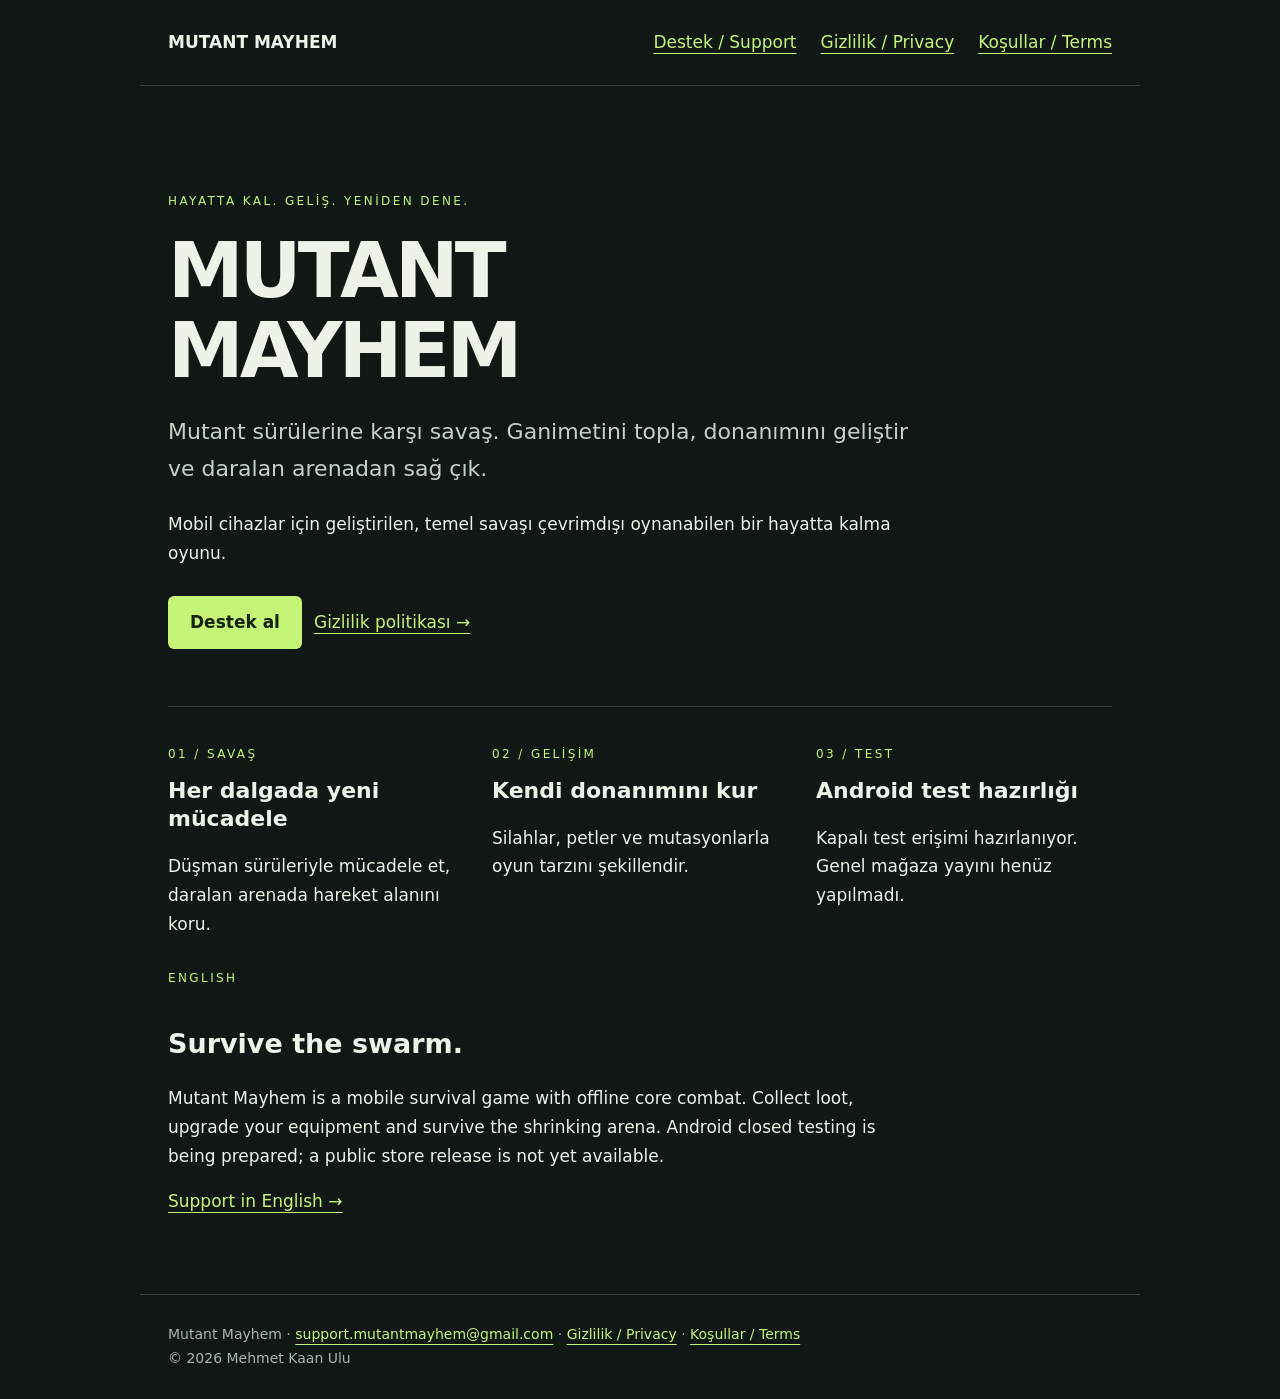
<file: index.html>
<!doctype html><html lang="tr"><head><meta charset="utf-8"><meta name="viewport" content="width=device-width,initial-scale=1"><meta name="referrer" content="no-referrer"><meta http-equiv="Content-Security-Policy" content="default-src 'none'; style-src 'self'; img-src 'self'; base-uri 'none'; form-action 'none'"><meta name="description" content="Mutant Mayhem resmi oyun, destek ve gizlilik sitesi."><title>Ana sayfa · Mutant Mayhem</title><link rel="stylesheet" href="site.css"></head><body><nav aria-label="Ana menü"><a href="index.html">MUTANT MAYHEM</a><a href="support.html">Destek / Support</a><a href="privacy.html">Gizlilik / Privacy</a><a href="terms.html">Koşullar / Terms</a></nav><main><div class="hero"><p class="eyebrow">Hayatta kal. Geliş. Yeniden dene.</p><h1>MUTANT<br>MAYHEM</h1><p class="lead">Mutant sürülerine karşı savaş. Ganimetini topla, donanımını geliştir ve daralan arenadan sağ çık.</p><p>Mobil cihazlar için geliştirilen, temel savaşı çevrimdışı oynanabilen bir hayatta kalma oyunu.</p><a class="button" href="support.html">Destek al</a><a href="privacy.html">Gizlilik politikası →</a></div><div class="grid"><div><p class="eyebrow">01 / Savaş</p><h2>Her dalgada yeni mücadele</h2><p>Düşman sürüleriyle mücadele et, daralan arenada hareket alanını koru.</p></div><div><p class="eyebrow">02 / Gelişim</p><h2>Kendi donanımını kur</h2><p>Silahlar, petler ve mutasyonlarla oyun tarzını şekillendir.</p></div><div><p class="eyebrow">03 / Test</p><h2>Android test hazırlığı</h2><p>Kapalı test erişimi hazırlanıyor. Genel mağaza yayını henüz yapılmadı.</p></div></div><section lang="en"><p class="eyebrow">English</p><h2>Survive the swarm.</h2><p>Mutant Mayhem is a mobile survival game with offline core combat. Collect loot, upgrade your equipment and survive the shrinking arena. Android closed testing is being prepared; a public store release is not yet available.</p><a href="support.html#en">Support in English →</a></section></main><footer>Mutant Mayhem · <a class="email" href="mailto:support.mutantmayhem@gmail.com">support.mutantmayhem@gmail.com</a> · <a href="privacy.html">Gizlilik / Privacy</a> · <a href="terms.html">Koşullar / Terms</a><br>© 2026 Mehmet Kaan Ulu</footer></body></html>
</file>
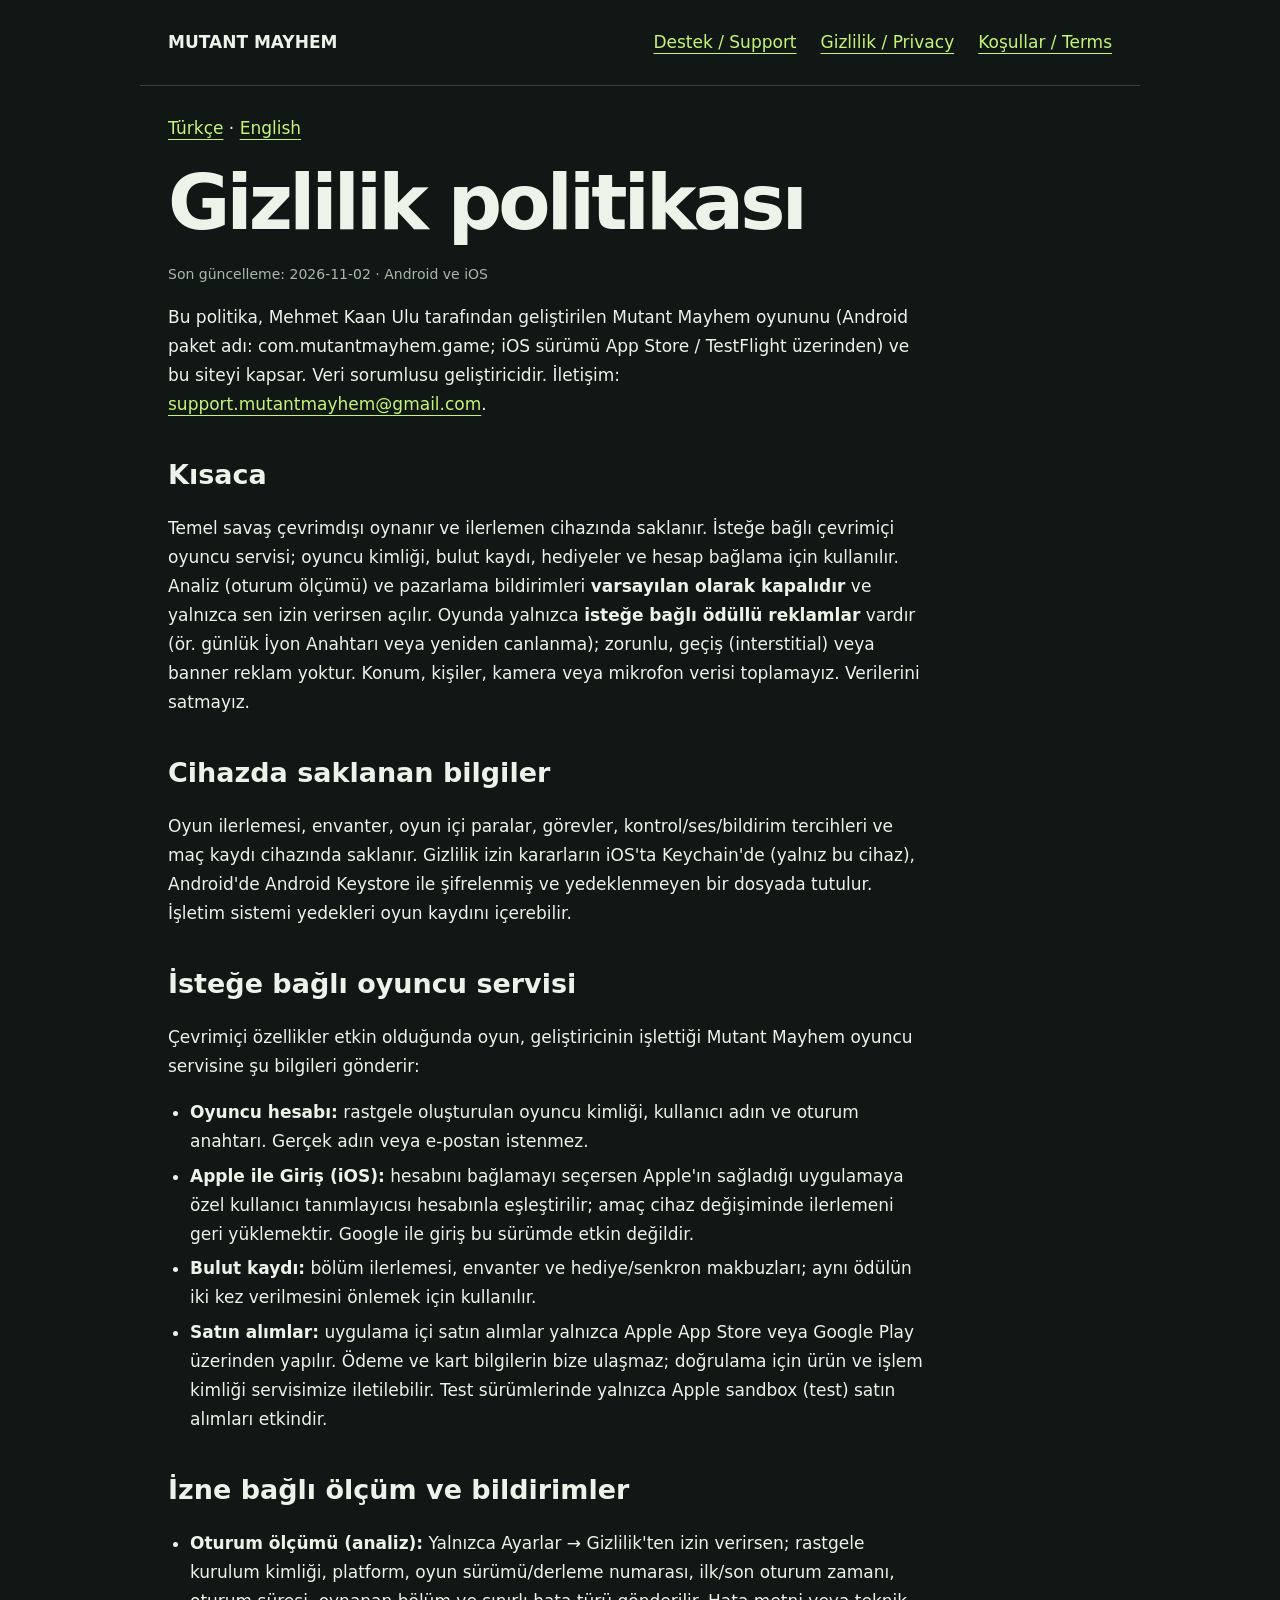
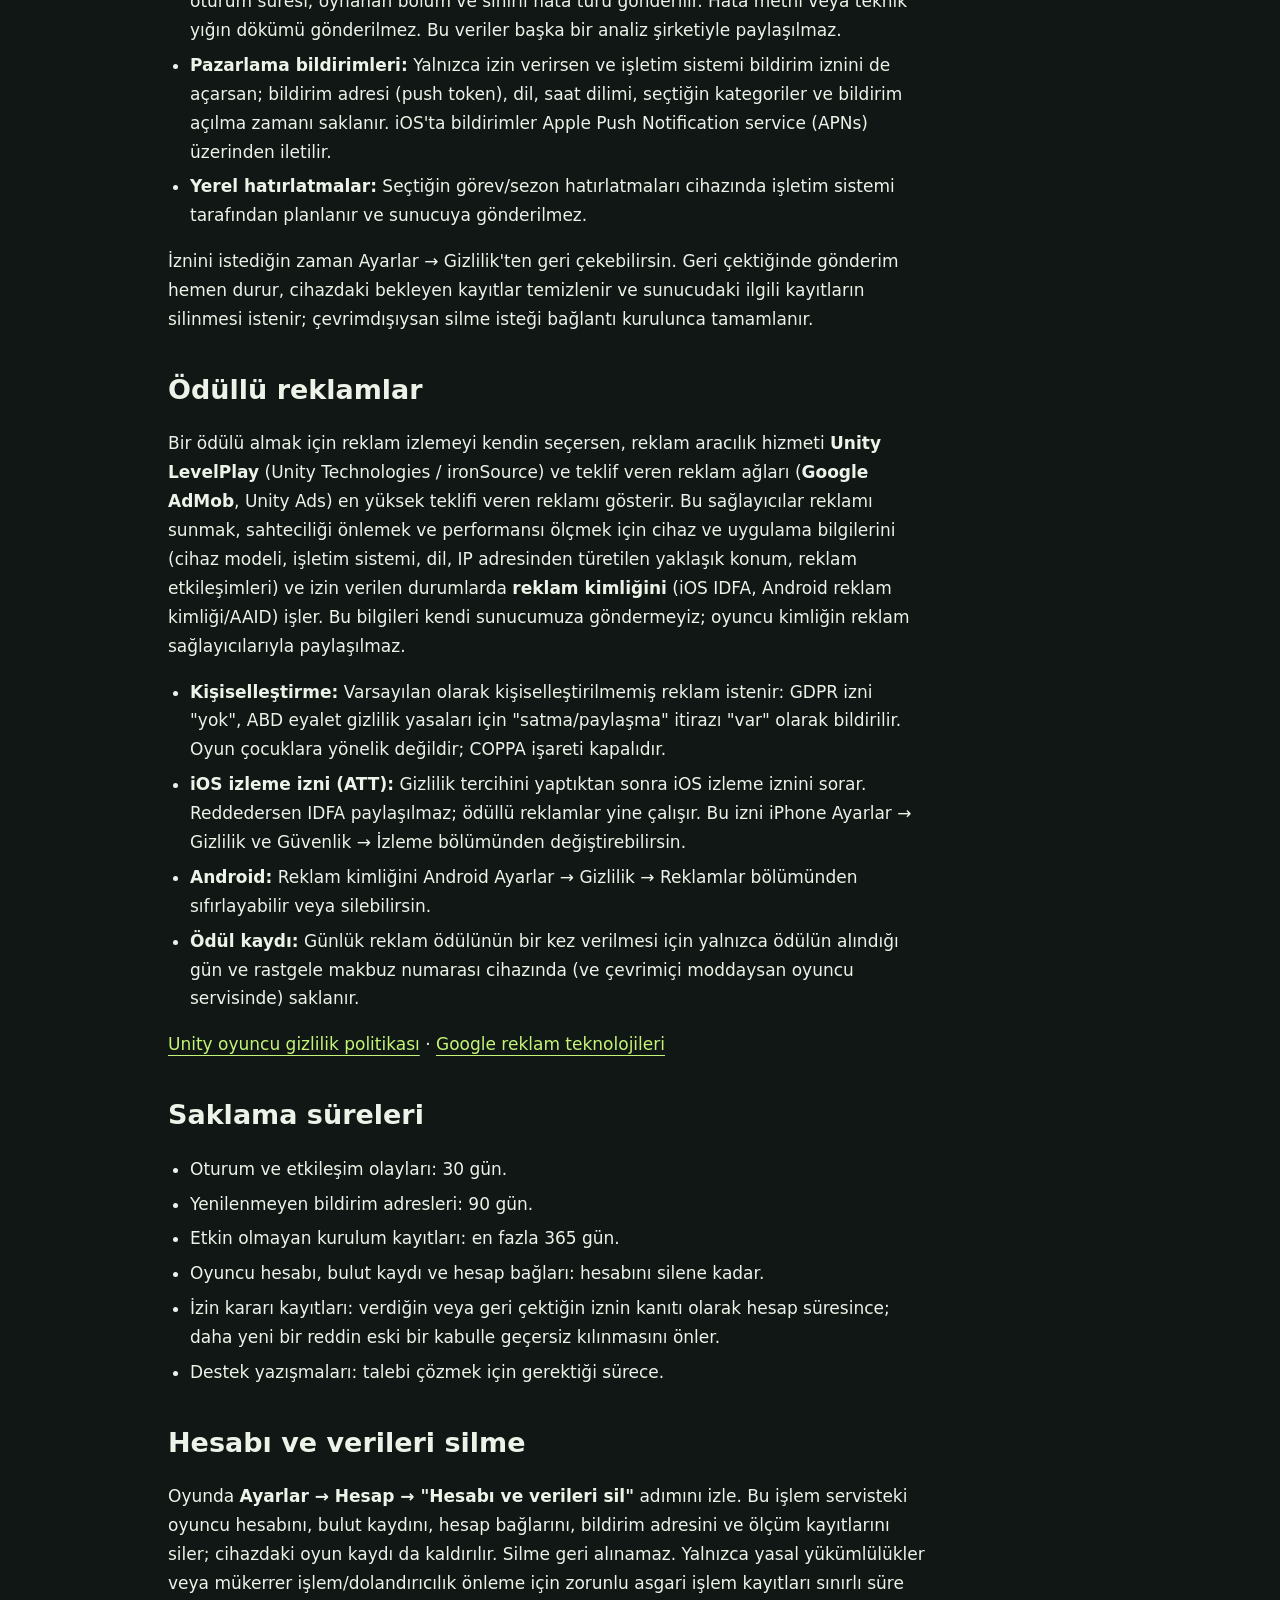
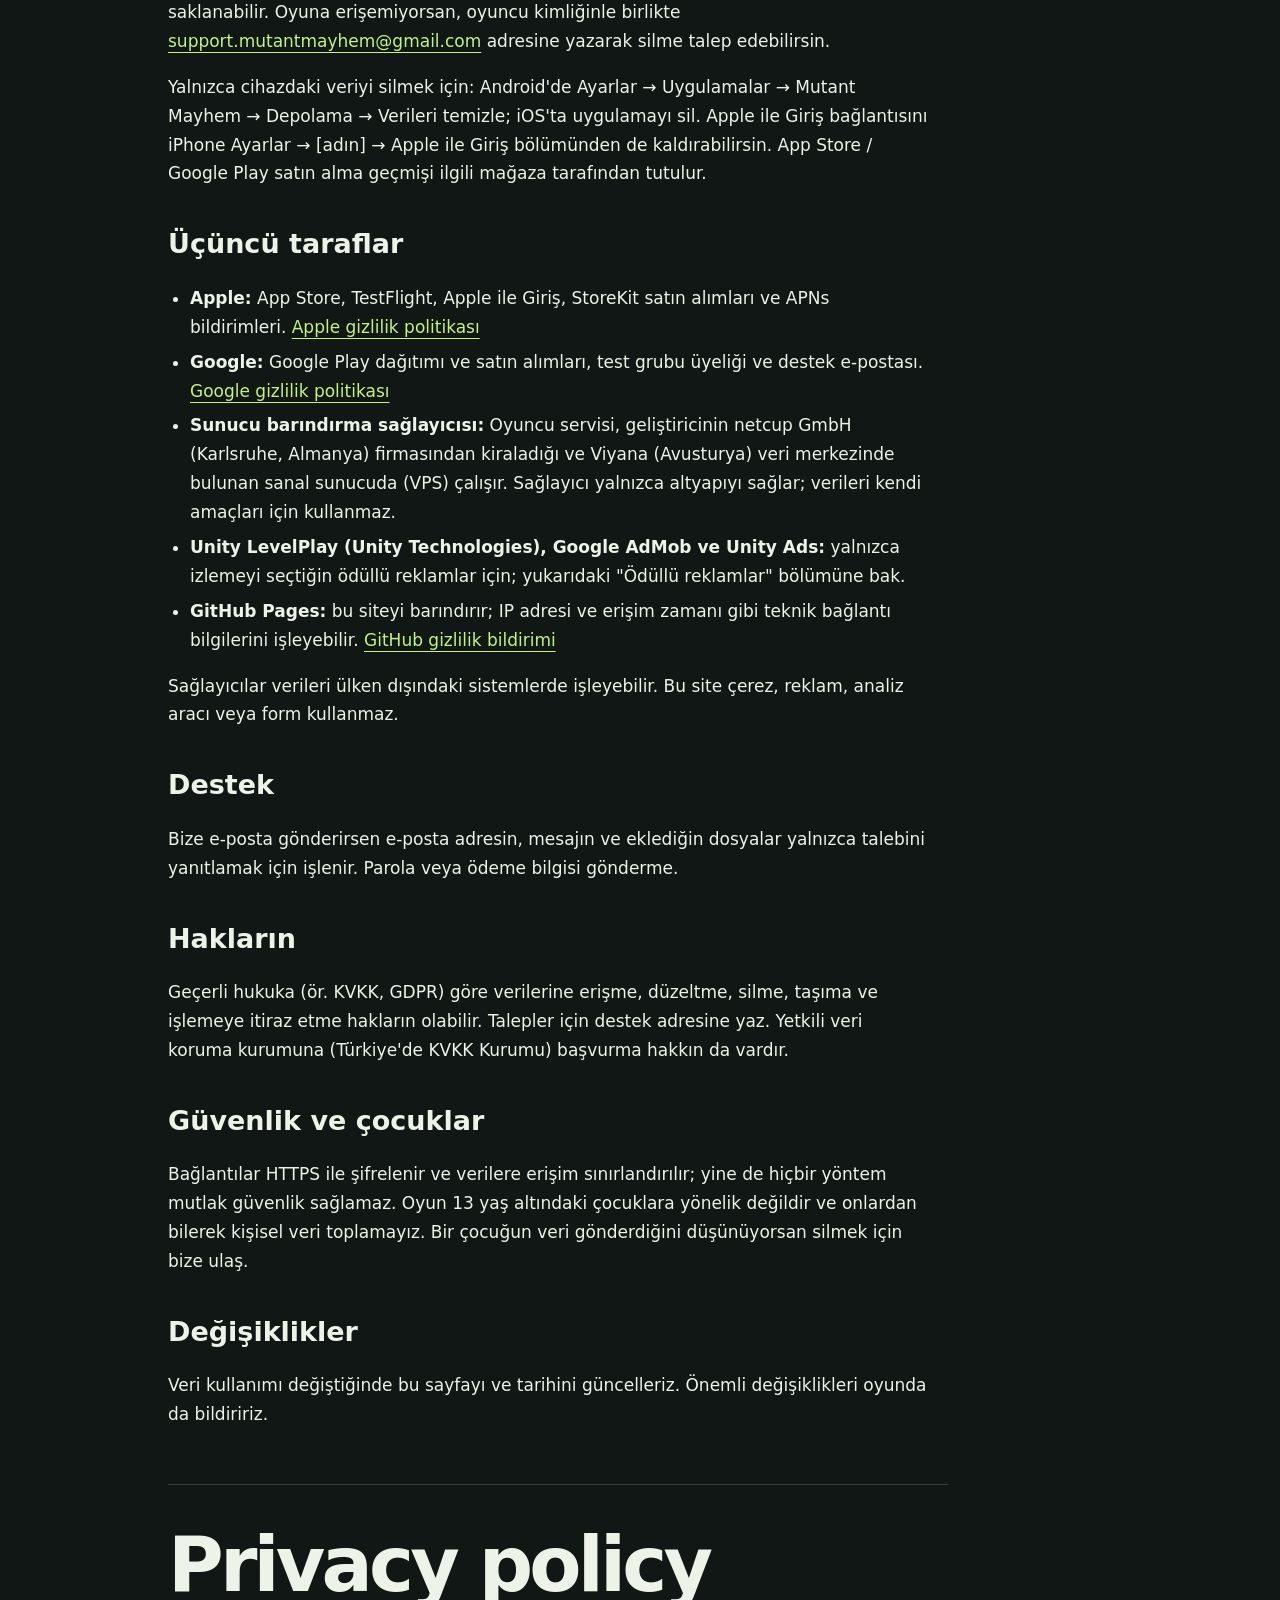
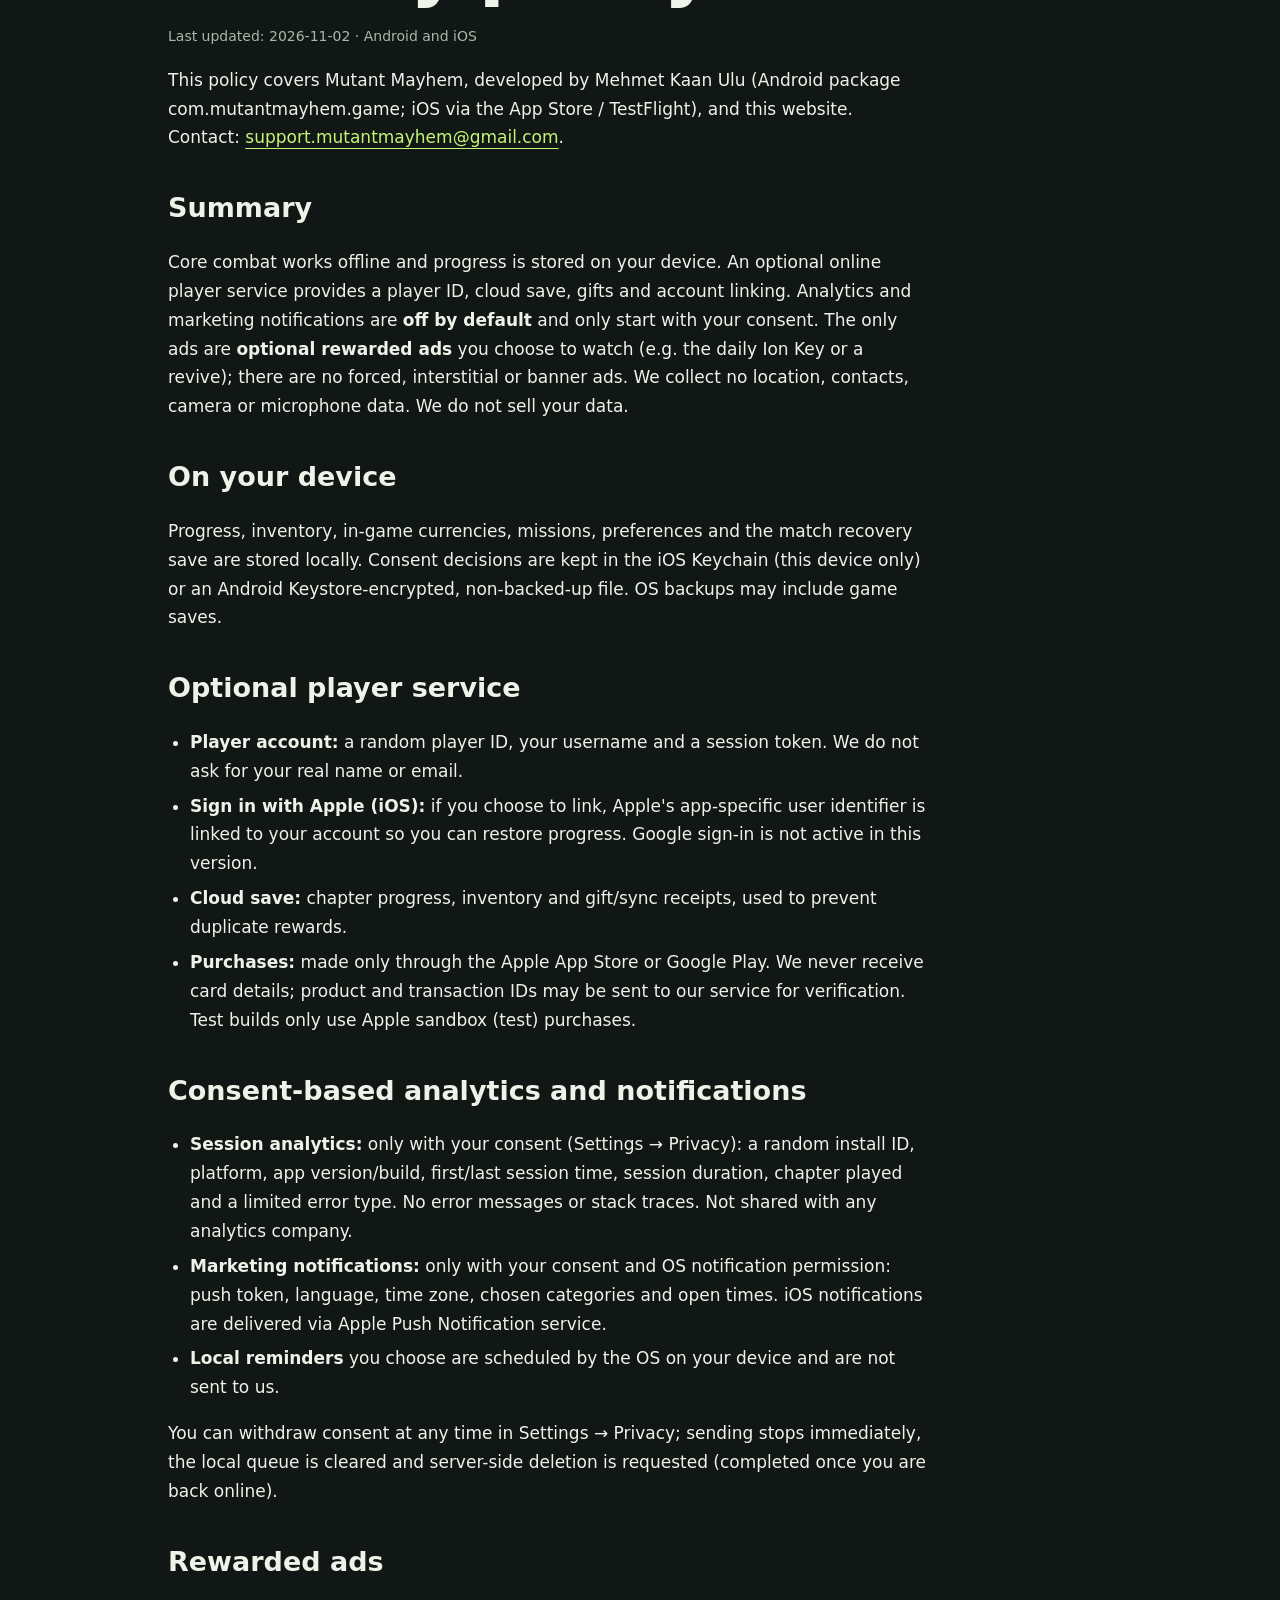
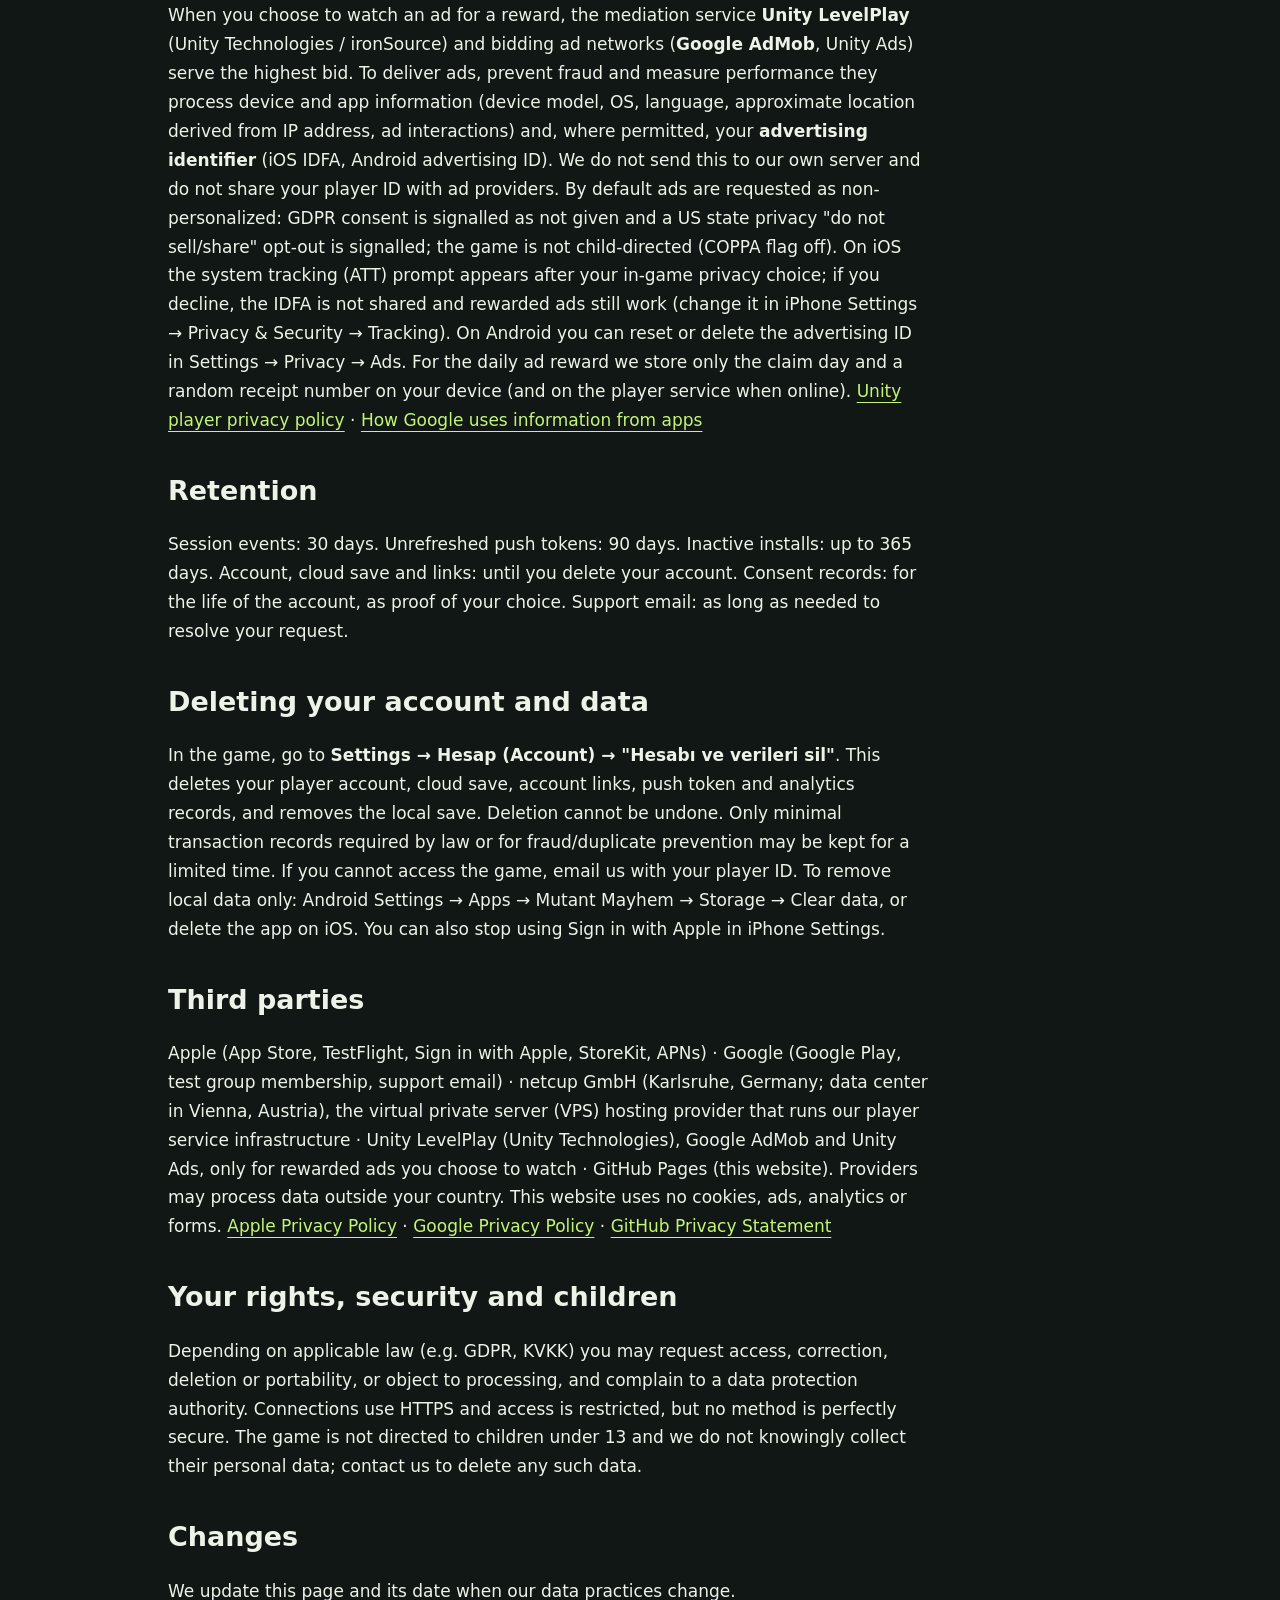
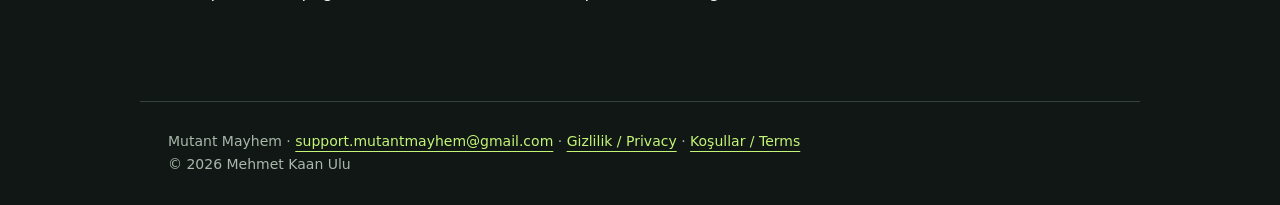
<file: privacy.html>
<!doctype html><html lang="tr"><head><meta charset="utf-8"><meta name="viewport" content="width=device-width,initial-scale=1"><meta name="referrer" content="no-referrer"><meta http-equiv="Content-Security-Policy" content="default-src 'none'; style-src 'self'; img-src 'self'; base-uri 'none'; form-action 'none'"><meta name="description" content="Mutant Mayhem gizlilik politikası."><title>Gizlilik / Privacy · Mutant Mayhem</title><link rel="stylesheet" href="site.css"></head><body><nav aria-label="Ana menü"><a href="index.html">MUTANT MAYHEM</a><a href="support.html">Destek / Support</a><a href="privacy.html">Gizlilik / Privacy</a><a href="terms.html">Koşullar / Terms</a></nav><main><a href="#tr">Türkçe</a> · <a href="#en">English</a><article>
<section id="tr">
<h1>Gizlilik politikası</h1>
<p class="meta">Son güncelleme: 2026-11-02 · Android ve iOS</p>
<p>Bu politika, Mehmet Kaan Ulu tarafından geliştirilen Mutant Mayhem oyununu (Android paket adı: com.mutantmayhem.game; iOS sürümü App Store / TestFlight üzerinden) ve bu siteyi kapsar. Veri sorumlusu geliştiricidir. İletişim: <a class="email" href="mailto:support.mutantmayhem@gmail.com">support.mutantmayhem@gmail.com</a>.</p>

<h2>Kısaca</h2>
<p>Temel savaş çevrimdışı oynanır ve ilerlemen cihazında saklanır. İsteğe bağlı çevrimiçi oyuncu servisi; oyuncu kimliği, bulut kaydı, hediyeler ve hesap bağlama için kullanılır. Analiz (oturum ölçümü) ve pazarlama bildirimleri <strong>varsayılan olarak kapalıdır</strong> ve yalnızca sen izin verirsen açılır. Oyunda yalnızca <strong>isteğe bağlı ödüllü reklamlar</strong> vardır (ör. günlük İyon Anahtarı veya yeniden canlanma); zorunlu, geçiş (interstitial) veya banner reklam yoktur. Konum, kişiler, kamera veya mikrofon verisi toplamayız. Verilerini satmayız.</p>

<h2>Cihazda saklanan bilgiler</h2>
<p>Oyun ilerlemesi, envanter, oyun içi paralar, görevler, kontrol/ses/bildirim tercihleri ve maç kaydı cihazında saklanır. Gizlilik izin kararların iOS'ta Keychain'de (yalnız bu cihaz), Android'de Android Keystore ile şifrelenmiş ve yedeklenmeyen bir dosyada tutulur. İşletim sistemi yedekleri oyun kaydını içerebilir.</p>

<h2>İsteğe bağlı oyuncu servisi</h2>
<p>Çevrimiçi özellikler etkin olduğunda oyun, geliştiricinin işlettiği Mutant Mayhem oyuncu servisine şu bilgileri gönderir:</p>
<ul>
<li><strong>Oyuncu hesabı:</strong> rastgele oluşturulan oyuncu kimliği, kullanıcı adın ve oturum anahtarı. Gerçek adın veya e-postan istenmez.</li>
<li><strong>Apple ile Giriş (iOS):</strong> hesabını bağlamayı seçersen Apple'ın sağladığı uygulamaya özel kullanıcı tanımlayıcısı hesabınla eşleştirilir; amaç cihaz değişiminde ilerlemeni geri yüklemektir. Google ile giriş bu sürümde etkin değildir.</li>
<li><strong>Bulut kaydı:</strong> bölüm ilerlemesi, envanter ve hediye/senkron makbuzları; aynı ödülün iki kez verilmesini önlemek için kullanılır.</li>
<li><strong>Satın alımlar:</strong> uygulama içi satın alımlar yalnızca Apple App Store veya Google Play üzerinden yapılır. Ödeme ve kart bilgilerin bize ulaşmaz; doğrulama için ürün ve işlem kimliği servisimize iletilebilir. Test sürümlerinde yalnızca Apple sandbox (test) satın alımları etkindir.</li>
</ul>

<h2>İzne bağlı ölçüm ve bildirimler</h2>
<ul>
<li><strong>Oturum ölçümü (analiz):</strong> Yalnızca Ayarlar → Gizlilik'ten izin verirsen; rastgele kurulum kimliği, platform, oyun sürümü/derleme numarası, ilk/son oturum zamanı, oturum süresi, oynanan bölüm ve sınırlı hata türü gönderilir. Hata metni veya teknik yığın dökümü gönderilmez. Bu veriler başka bir analiz şirketiyle paylaşılmaz.</li>
<li><strong>Pazarlama bildirimleri:</strong> Yalnızca izin verirsen ve işletim sistemi bildirim iznini de açarsan; bildirim adresi (push token), dil, saat dilimi, seçtiğin kategoriler ve bildirim açılma zamanı saklanır. iOS'ta bildirimler Apple Push Notification service (APNs) üzerinden iletilir.</li>
<li><strong>Yerel hatırlatmalar:</strong> Seçtiğin görev/sezon hatırlatmaları cihazında işletim sistemi tarafından planlanır ve sunucuya gönderilmez.</li>
</ul>
<p>İznini istediğin zaman Ayarlar → Gizlilik'ten geri çekebilirsin. Geri çektiğinde gönderim hemen durur, cihazdaki bekleyen kayıtlar temizlenir ve sunucudaki ilgili kayıtların silinmesi istenir; çevrimdışıysan silme isteği bağlantı kurulunca tamamlanır.</p>

<h2>Ödüllü reklamlar</h2>
<p>Bir ödülü almak için reklam izlemeyi kendin seçersen, reklam aracılık hizmeti <strong>Unity LevelPlay</strong> (Unity Technologies / ironSource) ve teklif veren reklam ağları (<strong>Google AdMob</strong>, Unity Ads) en yüksek teklifi veren reklamı gösterir. Bu sağlayıcılar reklamı sunmak, sahteciliği önlemek ve performansı ölçmek için cihaz ve uygulama bilgilerini (cihaz modeli, işletim sistemi, dil, IP adresinden türetilen yaklaşık konum, reklam etkileşimleri) ve izin verilen durumlarda <strong>reklam kimliğini</strong> (iOS IDFA, Android reklam kimliği/AAID) işler. Bu bilgileri kendi sunucumuza göndermeyiz; oyuncu kimliğin reklam sağlayıcılarıyla paylaşılmaz.</p>
<ul>
<li><strong>Kişiselleştirme:</strong> Varsayılan olarak kişiselleştirilmemiş reklam istenir: GDPR izni "yok", ABD eyalet gizlilik yasaları için "satma/paylaşma" itirazı "var" olarak bildirilir. Oyun çocuklara yönelik değildir; COPPA işareti kapalıdır.</li>
<li><strong>iOS izleme izni (ATT):</strong> Gizlilik tercihini yaptıktan sonra iOS izleme iznini sorar. Reddedersen IDFA paylaşılmaz; ödüllü reklamlar yine çalışır. Bu izni iPhone Ayarlar → Gizlilik ve Güvenlik → İzleme bölümünden değiştirebilirsin.</li>
<li><strong>Android:</strong> Reklam kimliğini Android Ayarlar → Gizlilik → Reklamlar bölümünden sıfırlayabilir veya silebilirsin.</li>
<li><strong>Ödül kaydı:</strong> Günlük reklam ödülünün bir kez verilmesi için yalnızca ödülün alındığı gün ve rastgele makbuz numarası cihazında (ve çevrimiçi moddaysan oyuncu servisinde) saklanır.</li>
</ul>
<p><a href="https://unity.com/legal/game-player-and-app-user-privacy-policy">Unity oyuncu gizlilik politikası</a> · <a href="https://policies.google.com/technologies/ads">Google reklam teknolojileri</a></p>

<h2>Saklama süreleri</h2>
<ul>
<li>Oturum ve etkileşim olayları: 30 gün.</li>
<li>Yenilenmeyen bildirim adresleri: 90 gün.</li>
<li>Etkin olmayan kurulum kayıtları: en fazla 365 gün.</li>
<li>Oyuncu hesabı, bulut kaydı ve hesap bağları: hesabını silene kadar.</li>
<li>İzin kararı kayıtları: verdiğin veya geri çektiğin iznin kanıtı olarak hesap süresince; daha yeni bir reddin eski bir kabulle geçersiz kılınmasını önler.</li>
<li>Destek yazışmaları: talebi çözmek için gerektiği sürece.</li>
</ul>

<h2>Hesabı ve verileri silme</h2>
<p>Oyunda <strong>Ayarlar → Hesap → "Hesabı ve verileri sil"</strong> adımını izle. Bu işlem servisteki oyuncu hesabını, bulut kaydını, hesap bağlarını, bildirim adresini ve ölçüm kayıtlarını siler; cihazdaki oyun kaydı da kaldırılır. Silme geri alınamaz. Yalnızca yasal yükümlülükler veya mükerrer işlem/dolandırıcılık önleme için zorunlu asgari işlem kayıtları sınırlı süre saklanabilir. Oyuna erişemiyorsan, oyuncu kimliğinle birlikte <a class="email" href="mailto:support.mutantmayhem@gmail.com">support.mutantmayhem@gmail.com</a> adresine yazarak silme talep edebilirsin.</p>
<p>Yalnızca cihazdaki veriyi silmek için: Android'de Ayarlar → Uygulamalar → Mutant Mayhem → Depolama → Verileri temizle; iOS'ta uygulamayı sil. Apple ile Giriş bağlantısını iPhone Ayarlar → [adın] → Apple ile Giriş bölümünden de kaldırabilirsin. App Store / Google Play satın alma geçmişi ilgili mağaza tarafından tutulur.</p>

<h2>Üçüncü taraflar</h2>
<ul>
<li><strong>Apple:</strong> App Store, TestFlight, Apple ile Giriş, StoreKit satın alımları ve APNs bildirimleri. <a href="https://www.apple.com/legal/privacy/">Apple gizlilik politikası</a></li>
<li><strong>Google:</strong> Google Play dağıtımı ve satın alımları, test grubu üyeliği ve destek e-postası. <a href="https://policies.google.com/privacy">Google gizlilik politikası</a></li>
<li><strong>Sunucu barındırma sağlayıcısı:</strong> Oyuncu servisi, geliştiricinin netcup GmbH (Karlsruhe, Almanya) firmasından kiraladığı ve Viyana (Avusturya) veri merkezinde bulunan sanal sunucuda (VPS) çalışır. Sağlayıcı yalnızca altyapıyı sağlar; verileri kendi amaçları için kullanmaz.</li>
<li><strong>Unity LevelPlay (Unity Technologies), Google AdMob ve Unity Ads:</strong> yalnızca izlemeyi seçtiğin ödüllü reklamlar için; yukarıdaki "Ödüllü reklamlar" bölümüne bak.</li>
<li><strong>GitHub Pages:</strong> bu siteyi barındırır; IP adresi ve erişim zamanı gibi teknik bağlantı bilgilerini işleyebilir. <a href="https://docs.github.com/en/site-policy/privacy-policies/github-general-privacy-statement">GitHub gizlilik bildirimi</a></li>
</ul>
<p>Sağlayıcılar verileri ülken dışındaki sistemlerde işleyebilir. Bu site çerez, reklam, analiz aracı veya form kullanmaz.</p>

<h2>Destek</h2>
<p>Bize e-posta gönderirsen e-posta adresin, mesajın ve eklediğin dosyalar yalnızca talebini yanıtlamak için işlenir. Parola veya ödeme bilgisi gönderme.</p>

<h2>Hakların</h2>
<p>Geçerli hukuka (ör. KVKK, GDPR) göre verilerine erişme, düzeltme, silme, taşıma ve işlemeye itiraz etme hakların olabilir. Talepler için destek adresine yaz. Yetkili veri koruma kurumuna (Türkiye'de KVKK Kurumu) başvurma hakkın da vardır.</p>

<h2>Güvenlik ve çocuklar</h2>
<p>Bağlantılar HTTPS ile şifrelenir ve verilere erişim sınırlandırılır; yine de hiçbir yöntem mutlak güvenlik sağlamaz. Oyun 13 yaş altındaki çocuklara yönelik değildir ve onlardan bilerek kişisel veri toplamayız. Bir çocuğun veri gönderdiğini düşünüyorsan silmek için bize ulaş.</p>

<h2>Değişiklikler</h2>
<p>Veri kullanımı değiştiğinde bu sayfayı ve tarihini güncelleriz. Önemli değişiklikleri oyunda da bildiririz.</p>
</section>

<section id="en" lang="en">
<h1>Privacy policy</h1>
<p class="meta">Last updated: 2026-11-02 · Android and iOS</p>
<p>This policy covers Mutant Mayhem, developed by Mehmet Kaan Ulu (Android package com.mutantmayhem.game; iOS via the App Store / TestFlight), and this website. Contact: <a class="email" href="mailto:support.mutantmayhem@gmail.com">support.mutantmayhem@gmail.com</a>.</p>
<h2>Summary</h2>
<p>Core combat works offline and progress is stored on your device. An optional online player service provides a player ID, cloud save, gifts and account linking. Analytics and marketing notifications are <strong>off by default</strong> and only start with your consent. The only ads are <strong>optional rewarded ads</strong> you choose to watch (e.g. the daily Ion Key or a revive); there are no forced, interstitial or banner ads. We collect no location, contacts, camera or microphone data. We do not sell your data.</p>
<h2>On your device</h2>
<p>Progress, inventory, in-game currencies, missions, preferences and the match recovery save are stored locally. Consent decisions are kept in the iOS Keychain (this device only) or an Android Keystore-encrypted, non-backed-up file. OS backups may include game saves.</p>
<h2>Optional player service</h2>
<ul>
<li><strong>Player account:</strong> a random player ID, your username and a session token. We do not ask for your real name or email.</li>
<li><strong>Sign in with Apple (iOS):</strong> if you choose to link, Apple's app-specific user identifier is linked to your account so you can restore progress. Google sign-in is not active in this version.</li>
<li><strong>Cloud save:</strong> chapter progress, inventory and gift/sync receipts, used to prevent duplicate rewards.</li>
<li><strong>Purchases:</strong> made only through the Apple App Store or Google Play. We never receive card details; product and transaction IDs may be sent to our service for verification. Test builds only use Apple sandbox (test) purchases.</li>
</ul>
<h2>Consent-based analytics and notifications</h2>
<ul>
<li><strong>Session analytics:</strong> only with your consent (Settings → Privacy): a random install ID, platform, app version/build, first/last session time, session duration, chapter played and a limited error type. No error messages or stack traces. Not shared with any analytics company.</li>
<li><strong>Marketing notifications:</strong> only with your consent and OS notification permission: push token, language, time zone, chosen categories and open times. iOS notifications are delivered via Apple Push Notification service.</li>
<li><strong>Local reminders</strong> you choose are scheduled by the OS on your device and are not sent to us.</li>
</ul>
<p>You can withdraw consent at any time in Settings → Privacy; sending stops immediately, the local queue is cleared and server-side deletion is requested (completed once you are back online).</p>
<h2>Rewarded ads</h2>
<p>When you choose to watch an ad for a reward, the mediation service <strong>Unity LevelPlay</strong> (Unity Technologies / ironSource) and bidding ad networks (<strong>Google AdMob</strong>, Unity Ads) serve the highest bid. To deliver ads, prevent fraud and measure performance they process device and app information (device model, OS, language, approximate location derived from IP address, ad interactions) and, where permitted, your <strong>advertising identifier</strong> (iOS IDFA, Android advertising ID). We do not send this to our own server and do not share your player ID with ad providers. By default ads are requested as non-personalized: GDPR consent is signalled as not given and a US state privacy "do not sell/share" opt-out is signalled; the game is not child-directed (COPPA flag off). On iOS the system tracking (ATT) prompt appears after your in-game privacy choice; if you decline, the IDFA is not shared and rewarded ads still work (change it in iPhone Settings → Privacy &amp; Security → Tracking). On Android you can reset or delete the advertising ID in Settings → Privacy → Ads. For the daily ad reward we store only the claim day and a random receipt number on your device (and on the player service when online). <a href="https://unity.com/legal/game-player-and-app-user-privacy-policy">Unity player privacy policy</a> · <a href="https://policies.google.com/technologies/ads">How Google uses information from apps</a></p>
<h2>Retention</h2>
<p>Session events: 30 days. Unrefreshed push tokens: 90 days. Inactive installs: up to 365 days. Account, cloud save and links: until you delete your account. Consent records: for the life of the account, as proof of your choice. Support email: as long as needed to resolve your request.</p>
<h2>Deleting your account and data</h2>
<p>In the game, go to <strong>Settings → Hesap (Account) → "Hesabı ve verileri sil"</strong>. This deletes your player account, cloud save, account links, push token and analytics records, and removes the local save. Deletion cannot be undone. Only minimal transaction records required by law or for fraud/duplicate prevention may be kept for a limited time. If you cannot access the game, email us with your player ID. To remove local data only: Android Settings → Apps → Mutant Mayhem → Storage → Clear data, or delete the app on iOS. You can also stop using Sign in with Apple in iPhone Settings.</p>
<h2>Third parties</h2>
<p>Apple (App Store, TestFlight, Sign in with Apple, StoreKit, APNs) · Google (Google Play, test group membership, support email) · netcup GmbH (Karlsruhe, Germany; data center in Vienna, Austria), the virtual private server (VPS) hosting provider that runs our player service infrastructure · Unity LevelPlay (Unity Technologies), Google AdMob and Unity Ads, only for rewarded ads you choose to watch · GitHub Pages (this website). Providers may process data outside your country. This website uses no cookies, ads, analytics or forms. <a href="https://www.apple.com/legal/privacy/">Apple Privacy Policy</a> · <a href="https://policies.google.com/privacy">Google Privacy Policy</a> · <a href="https://docs.github.com/en/site-policy/privacy-policies/github-general-privacy-statement">GitHub Privacy Statement</a></p>
<h2>Your rights, security and children</h2>
<p>Depending on applicable law (e.g. GDPR, KVKK) you may request access, correction, deletion or portability, or object to processing, and complain to a data protection authority. Connections use HTTPS and access is restricted, but no method is perfectly secure. The game is not directed to children under 13 and we do not knowingly collect their personal data; contact us to delete any such data.</p>
<h2>Changes</h2>
<p>We update this page and its date when our data practices change.</p>
</section>
</article></main><footer>Mutant Mayhem · <a class="email" href="mailto:support.mutantmayhem@gmail.com">support.mutantmayhem@gmail.com</a> · <a href="privacy.html">Gizlilik / Privacy</a> · <a href="terms.html">Koşullar / Terms</a><br>© 2026 Mehmet Kaan Ulu</footer></body></html>
</file>
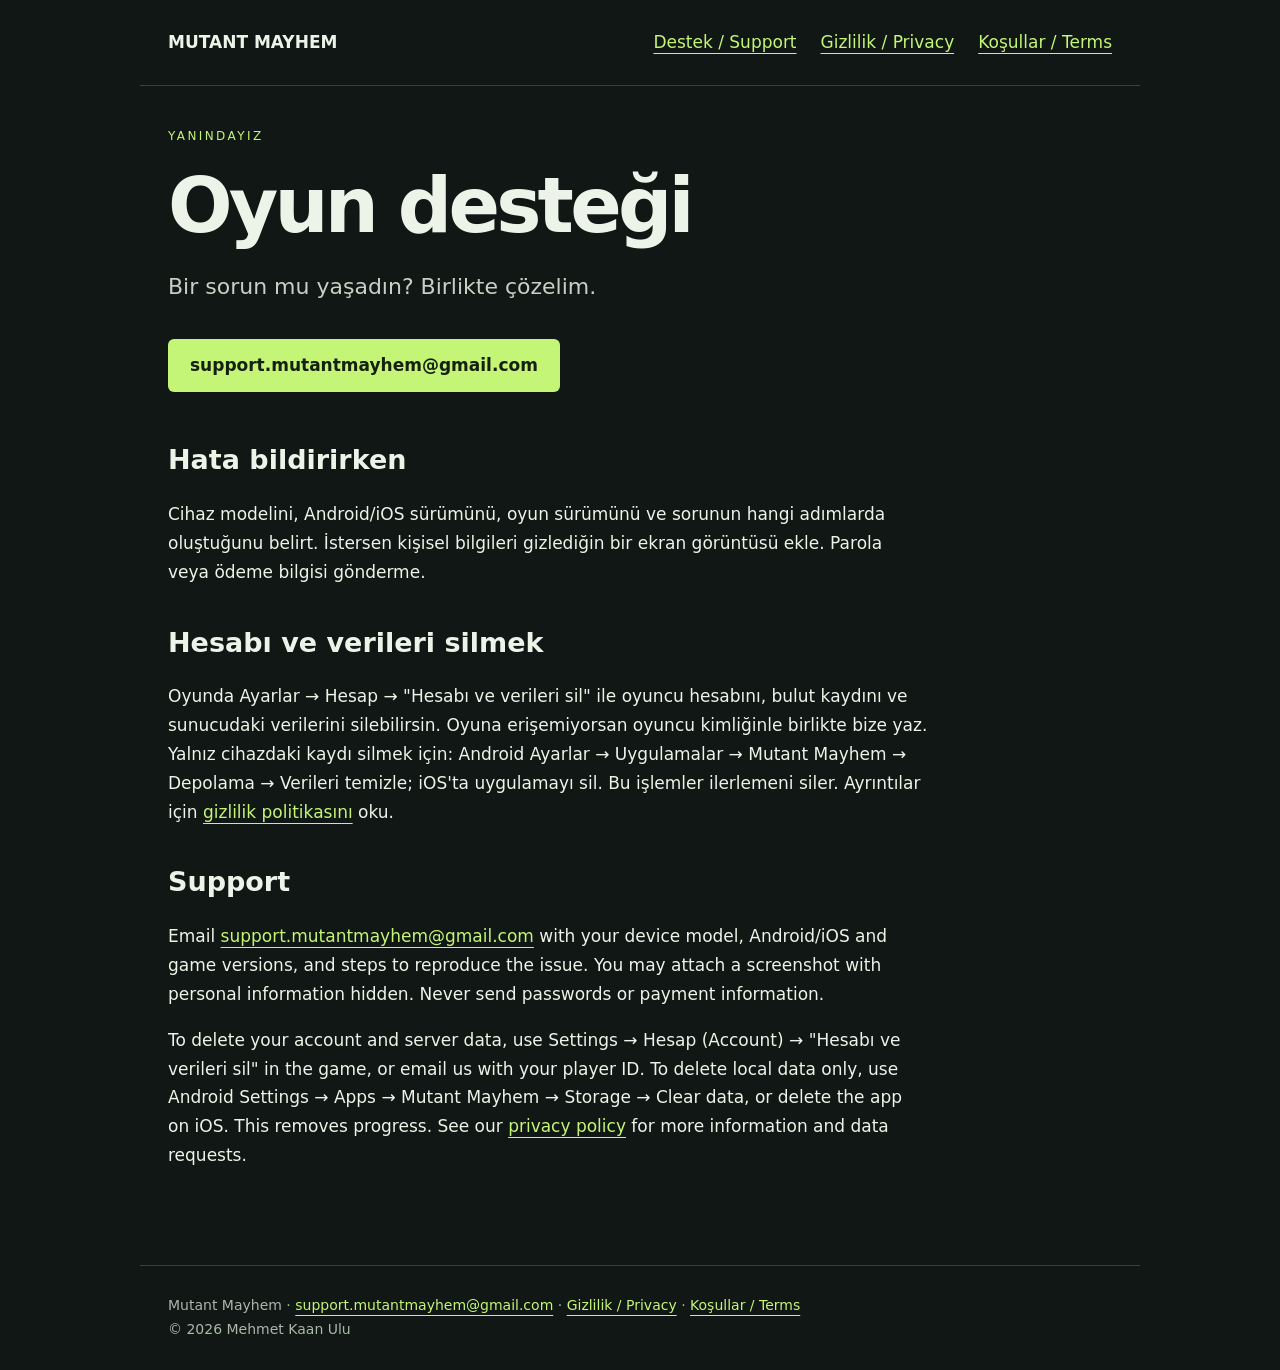
<file: support.html>
<!doctype html><html lang="tr"><head><meta charset="utf-8"><meta name="viewport" content="width=device-width,initial-scale=1"><meta name="referrer" content="no-referrer"><meta http-equiv="Content-Security-Policy" content="default-src 'none'; style-src 'self'; img-src 'self'; base-uri 'none'; form-action 'none'"><meta name="description" content="Mutant Mayhem resmi oyun, destek ve gizlilik sitesi."><title>Destek / Support · Mutant Mayhem</title><link rel="stylesheet" href="site.css"></head><body><nav aria-label="Ana menü"><a href="index.html">MUTANT MAYHEM</a><a href="support.html">Destek / Support</a><a href="privacy.html">Gizlilik / Privacy</a><a href="terms.html">Koşullar / Terms</a></nav><main><article><p class="eyebrow">Yanındayız</p><h1>Oyun desteği</h1><p class="lead">Bir sorun mu yaşadın? Birlikte çözelim.</p><a class="button email" href="mailto:support.mutantmayhem@gmail.com">support.mutantmayhem@gmail.com</a><h2>Hata bildirirken</h2><p>Cihaz modelini, Android/iOS sürümünü, oyun sürümünü ve sorunun hangi adımlarda oluştuğunu belirt. İstersen kişisel bilgileri gizlediğin bir ekran görüntüsü ekle. Parola veya ödeme bilgisi gönderme.</p><h2>Hesabı ve verileri silmek</h2><p>Oyunda Ayarlar → Hesap → "Hesabı ve verileri sil" ile oyuncu hesabını, bulut kaydını ve sunucudaki verilerini silebilirsin. Oyuna erişemiyorsan oyuncu kimliğinle birlikte bize yaz. Yalnız cihazdaki kaydı silmek için: Android Ayarlar → Uygulamalar → Mutant Mayhem → Depolama → Verileri temizle; iOS'ta uygulamayı sil. Bu işlemler ilerlemeni siler. Ayrıntılar için <a href="privacy.html">gizlilik politikasını</a> oku.</p><section id="en" lang="en"><h2>Support</h2><p>Email <a class="email" href="mailto:support.mutantmayhem@gmail.com">support.mutantmayhem@gmail.com</a> with your device model, Android/iOS and game versions, and steps to reproduce the issue. You may attach a screenshot with personal information hidden. Never send passwords or payment information.</p><p>To delete your account and server data, use Settings → Hesap (Account) → "Hesabı ve verileri sil" in the game, or email us with your player ID. To delete local data only, use Android Settings → Apps → Mutant Mayhem → Storage → Clear data, or delete the app on iOS. This removes progress. See our <a href="privacy.html#en">privacy policy</a> for more information and data requests.</p></section></article></main><footer>Mutant Mayhem · <a class="email" href="mailto:support.mutantmayhem@gmail.com">support.mutantmayhem@gmail.com</a> · <a href="privacy.html">Gizlilik / Privacy</a> · <a href="terms.html">Koşullar / Terms</a><br>© 2026 Mehmet Kaan Ulu</footer></body></html>
</file>
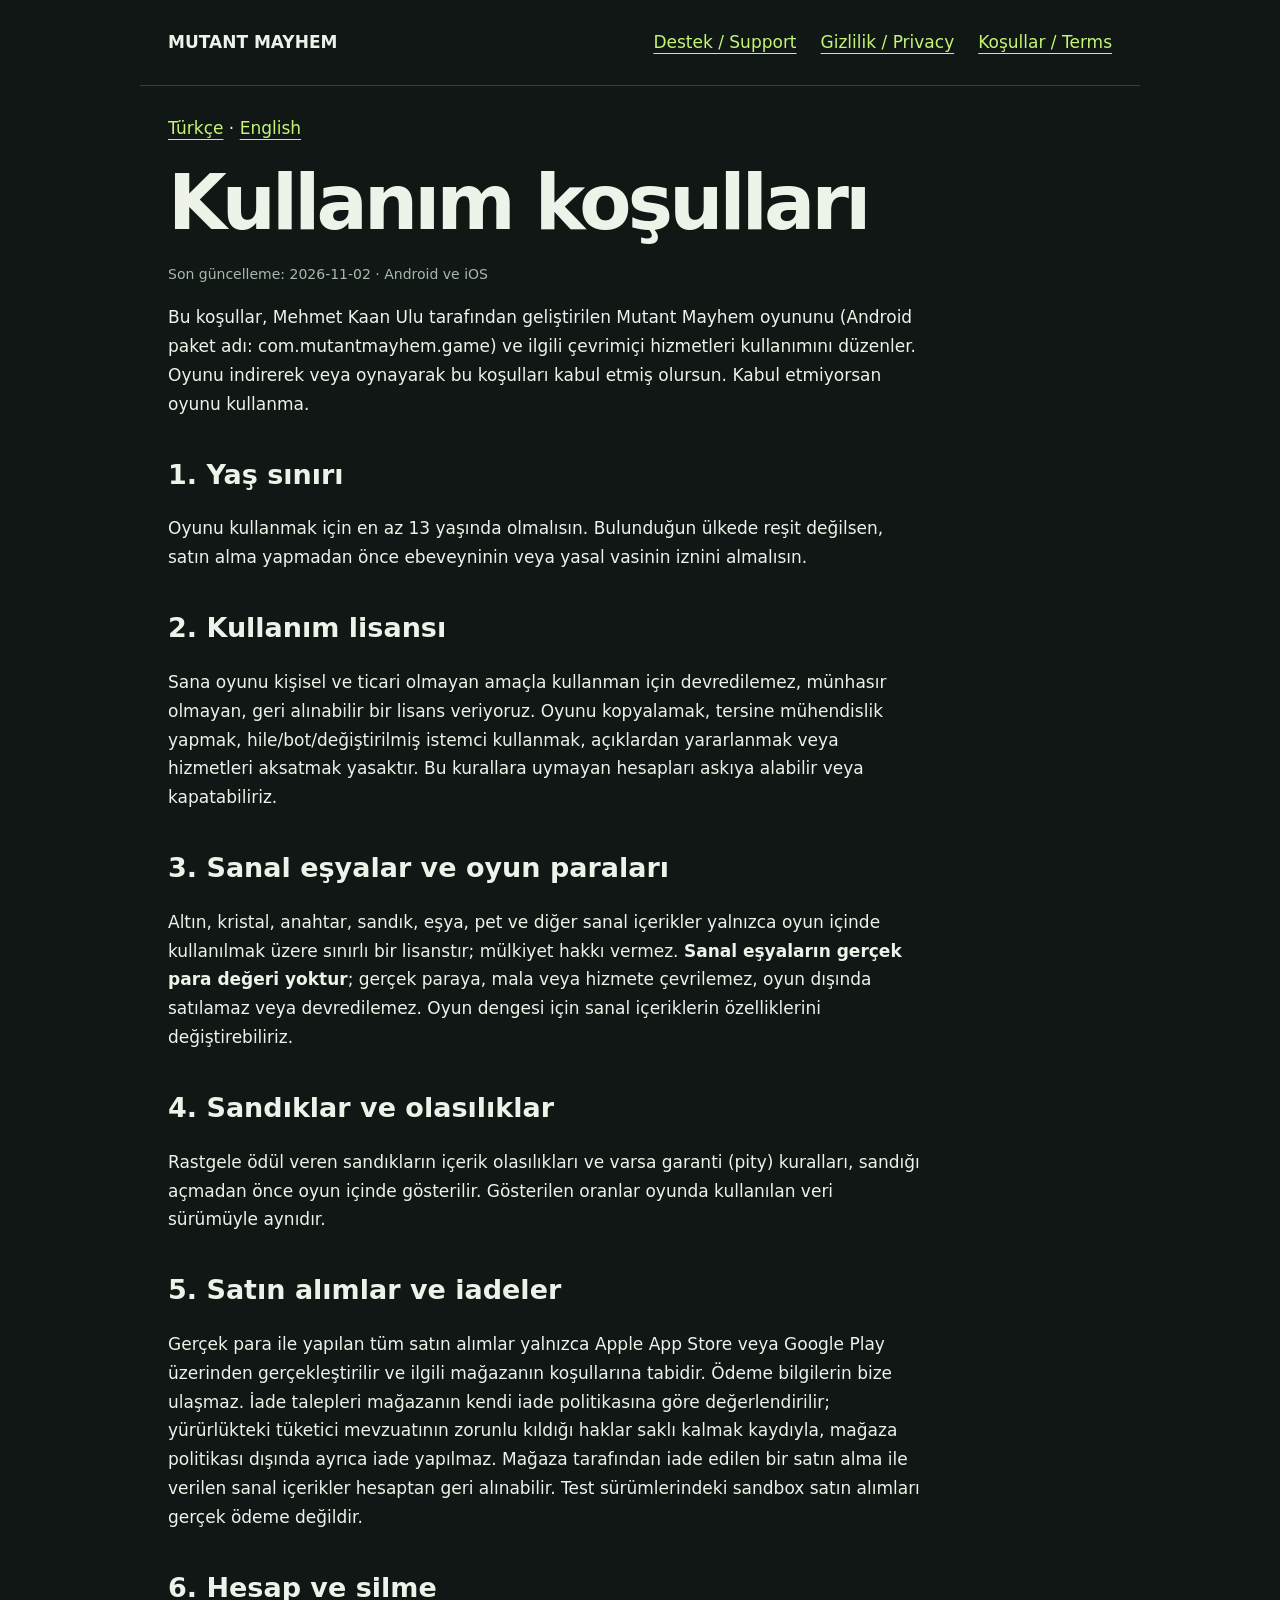
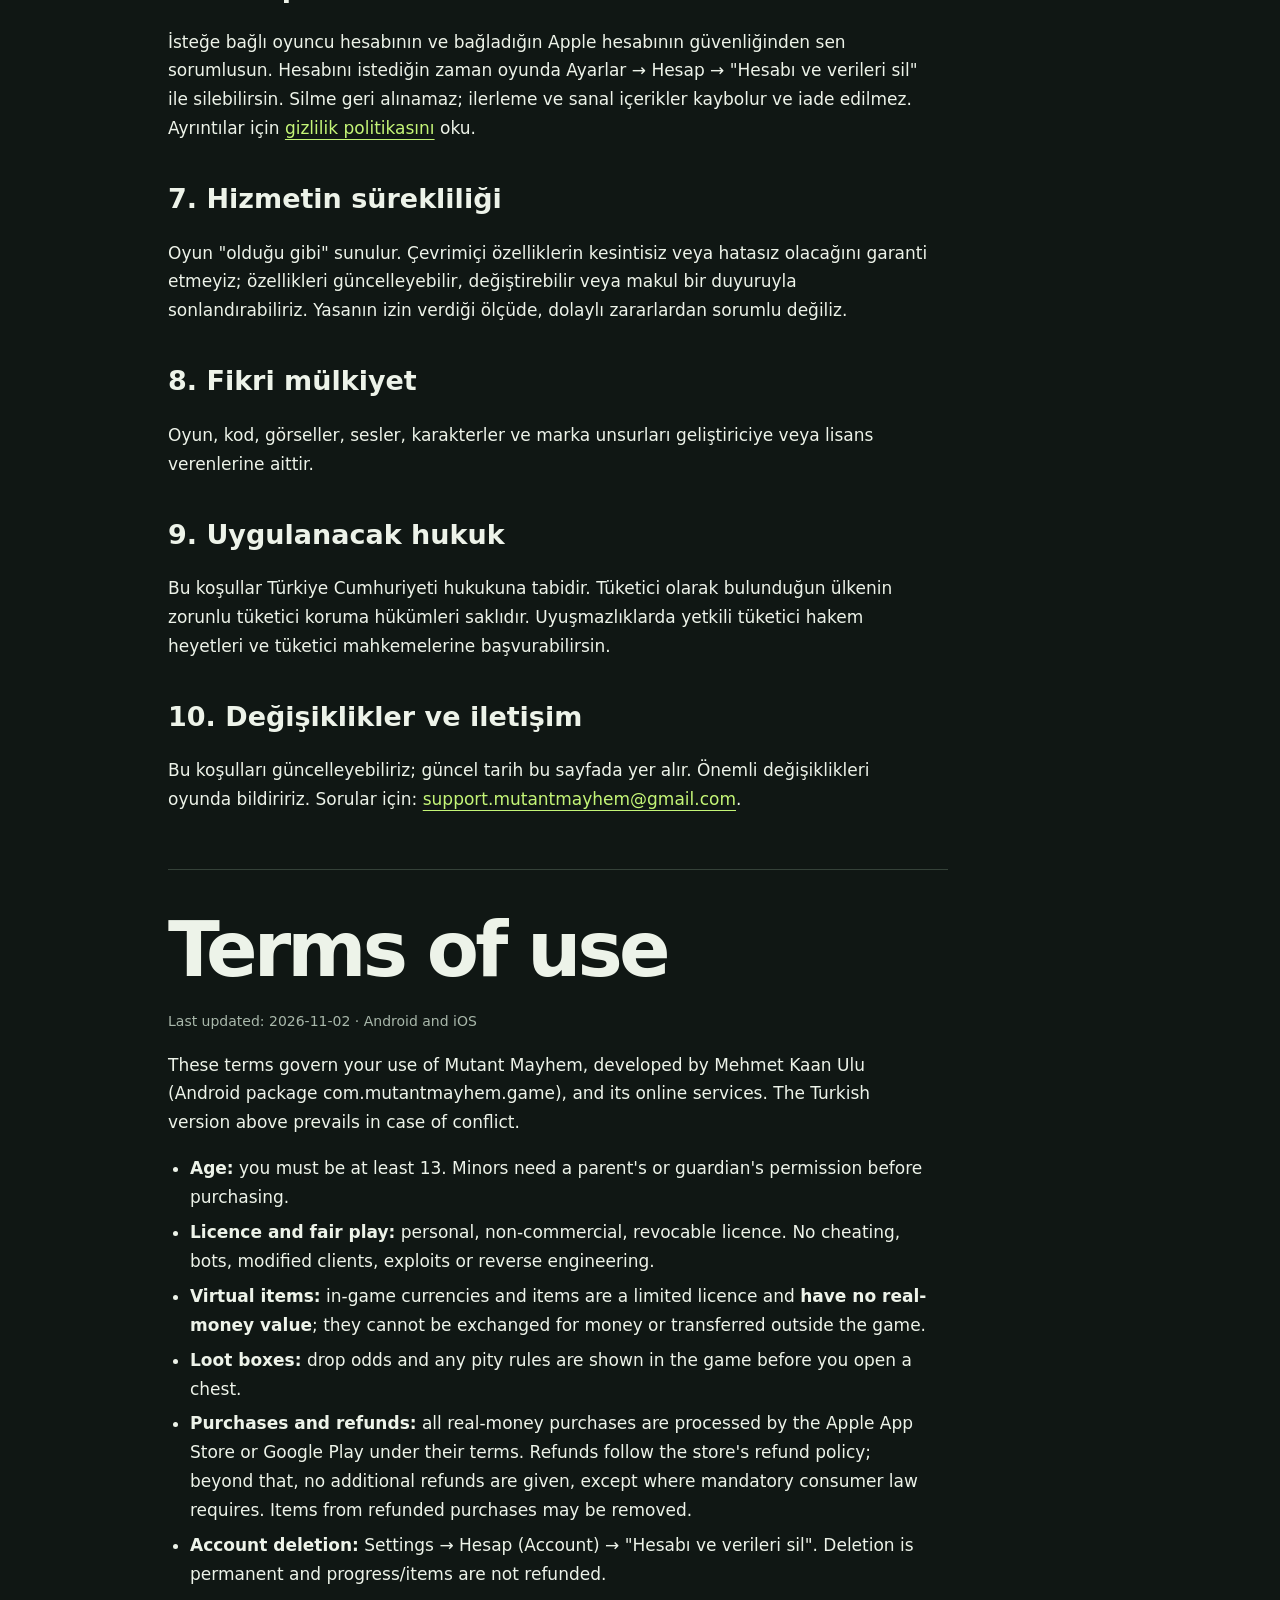
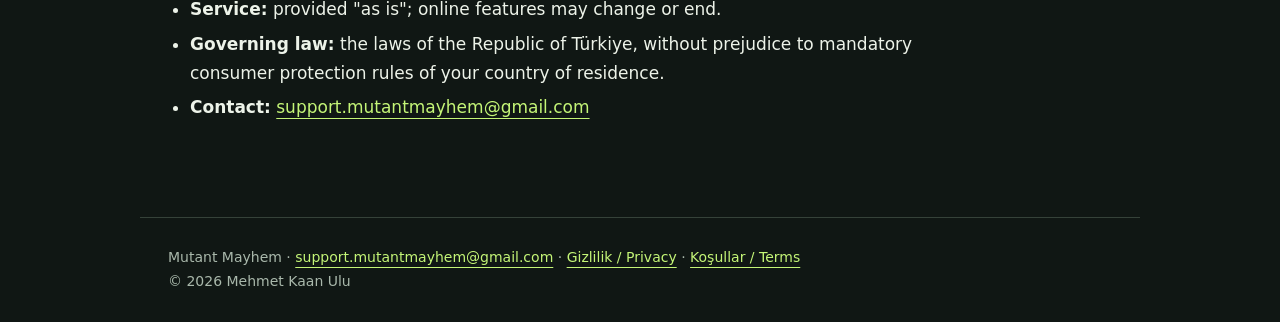
<file: terms.html>
<!doctype html><html lang="tr"><head><meta charset="utf-8"><meta name="viewport" content="width=device-width,initial-scale=1"><meta name="referrer" content="no-referrer"><meta http-equiv="Content-Security-Policy" content="default-src 'none'; style-src 'self'; img-src 'self'; base-uri 'none'; form-action 'none'"><meta name="description" content="Mutant Mayhem kullanım koşulları."><title>Koşullar / Terms · Mutant Mayhem</title><link rel="stylesheet" href="site.css"></head><body><nav aria-label="Ana menü"><a href="index.html">MUTANT MAYHEM</a><a href="support.html">Destek / Support</a><a href="privacy.html">Gizlilik / Privacy</a><a href="terms.html">Koşullar / Terms</a></nav><main><a href="#tr">Türkçe</a> · <a href="#en">English</a><article>
<section id="tr">
<h1>Kullanım koşulları</h1>
<p class="meta">Son güncelleme: 2026-11-02 · Android ve iOS</p>
<p>Bu koşullar, Mehmet Kaan Ulu tarafından geliştirilen Mutant Mayhem oyununu (Android paket adı: com.mutantmayhem.game) ve ilgili çevrimiçi hizmetleri kullanımını düzenler. Oyunu indirerek veya oynayarak bu koşulları kabul etmiş olursun. Kabul etmiyorsan oyunu kullanma.</p>

<h2>1. Yaş sınırı</h2>
<p>Oyunu kullanmak için en az 13 yaşında olmalısın. Bulunduğun ülkede reşit değilsen, satın alma yapmadan önce ebeveyninin veya yasal vasinin iznini almalısın.</p>

<h2>2. Kullanım lisansı</h2>
<p>Sana oyunu kişisel ve ticari olmayan amaçla kullanman için devredilemez, münhasır olmayan, geri alınabilir bir lisans veriyoruz. Oyunu kopyalamak, tersine mühendislik yapmak, hile/bot/değiştirilmiş istemci kullanmak, açıklardan yararlanmak veya hizmetleri aksatmak yasaktır. Bu kurallara uymayan hesapları askıya alabilir veya kapatabiliriz.</p>

<h2>3. Sanal eşyalar ve oyun paraları</h2>
<p>Altın, kristal, anahtar, sandık, eşya, pet ve diğer sanal içerikler yalnızca oyun içinde kullanılmak üzere sınırlı bir lisanstır; mülkiyet hakkı vermez. <strong>Sanal eşyaların gerçek para değeri yoktur</strong>; gerçek paraya, mala veya hizmete çevrilemez, oyun dışında satılamaz veya devredilemez. Oyun dengesi için sanal içeriklerin özelliklerini değiştirebiliriz.</p>

<h2>4. Sandıklar ve olasılıklar</h2>
<p>Rastgele ödül veren sandıkların içerik olasılıkları ve varsa garanti (pity) kuralları, sandığı açmadan önce oyun içinde gösterilir. Gösterilen oranlar oyunda kullanılan veri sürümüyle aynıdır.</p>

<h2>5. Satın alımlar ve iadeler</h2>
<p>Gerçek para ile yapılan tüm satın alımlar yalnızca Apple App Store veya Google Play üzerinden gerçekleştirilir ve ilgili mağazanın koşullarına tabidir. Ödeme bilgilerin bize ulaşmaz. İade talepleri mağazanın kendi iade politikasına göre değerlendirilir; yürürlükteki tüketici mevzuatının zorunlu kıldığı haklar saklı kalmak kaydıyla, mağaza politikası dışında ayrıca iade yapılmaz. Mağaza tarafından iade edilen bir satın alma ile verilen sanal içerikler hesaptan geri alınabilir. Test sürümlerindeki sandbox satın alımları gerçek ödeme değildir.</p>

<h2>6. Hesap ve silme</h2>
<p>İsteğe bağlı oyuncu hesabının ve bağladığın Apple hesabının güvenliğinden sen sorumlusun. Hesabını istediğin zaman oyunda Ayarlar → Hesap → "Hesabı ve verileri sil" ile silebilirsin. Silme geri alınamaz; ilerleme ve sanal içerikler kaybolur ve iade edilmez. Ayrıntılar için <a href="privacy.html">gizlilik politikasını</a> oku.</p>

<h2>7. Hizmetin sürekliliği</h2>
<p>Oyun "olduğu gibi" sunulur. Çevrimiçi özelliklerin kesintisiz veya hatasız olacağını garanti etmeyiz; özellikleri güncelleyebilir, değiştirebilir veya makul bir duyuruyla sonlandırabiliriz. Yasanın izin verdiği ölçüde, dolaylı zararlardan sorumlu değiliz.</p>

<h2>8. Fikri mülkiyet</h2>
<p>Oyun, kod, görseller, sesler, karakterler ve marka unsurları geliştiriciye veya lisans verenlerine aittir.</p>

<h2>9. Uygulanacak hukuk</h2>
<p>Bu koşullar Türkiye Cumhuriyeti hukukuna tabidir. Tüketici olarak bulunduğun ülkenin zorunlu tüketici koruma hükümleri saklıdır. Uyuşmazlıklarda yetkili tüketici hakem heyetleri ve tüketici mahkemelerine başvurabilirsin.</p>

<h2>10. Değişiklikler ve iletişim</h2>
<p>Bu koşulları güncelleyebiliriz; güncel tarih bu sayfada yer alır. Önemli değişiklikleri oyunda bildiririz. Sorular için: <a class="email" href="mailto:support.mutantmayhem@gmail.com">support.mutantmayhem@gmail.com</a>.</p>
</section>

<section id="en" lang="en">
<h1>Terms of use</h1>
<p class="meta">Last updated: 2026-11-02 · Android and iOS</p>
<p>These terms govern your use of Mutant Mayhem, developed by Mehmet Kaan Ulu (Android package com.mutantmayhem.game), and its online services. The Turkish version above prevails in case of conflict.</p>
<ul>
<li><strong>Age:</strong> you must be at least 13. Minors need a parent's or guardian's permission before purchasing.</li>
<li><strong>Licence and fair play:</strong> personal, non-commercial, revocable licence. No cheating, bots, modified clients, exploits or reverse engineering.</li>
<li><strong>Virtual items:</strong> in-game currencies and items are a limited licence and <strong>have no real-money value</strong>; they cannot be exchanged for money or transferred outside the game.</li>
<li><strong>Loot boxes:</strong> drop odds and any pity rules are shown in the game before you open a chest.</li>
<li><strong>Purchases and refunds:</strong> all real-money purchases are processed by the Apple App Store or Google Play under their terms. Refunds follow the store's refund policy; beyond that, no additional refunds are given, except where mandatory consumer law requires. Items from refunded purchases may be removed.</li>
<li><strong>Account deletion:</strong> Settings → Hesap (Account) → "Hesabı ve verileri sil". Deletion is permanent and progress/items are not refunded.</li>
<li><strong>Service:</strong> provided "as is"; online features may change or end.</li>
<li><strong>Governing law:</strong> the laws of the Republic of Türkiye, without prejudice to mandatory consumer protection rules of your country of residence.</li>
<li><strong>Contact:</strong> <a class="email" href="mailto:support.mutantmayhem@gmail.com">support.mutantmayhem@gmail.com</a></li>
</ul>
</section>
</article></main><footer>Mutant Mayhem · <a class="email" href="mailto:support.mutantmayhem@gmail.com">support.mutantmayhem@gmail.com</a> · <a href="privacy.html">Gizlilik / Privacy</a> · <a href="terms.html">Koşullar / Terms</a><br>© 2026 Mehmet Kaan Ulu</footer></body></html>
</file>
<file: site.css>
*{box-sizing:border-box}html{scroll-behavior:smooth}body{margin:0;background:#101714;color:#edf3e9;font:17px/1.7 system-ui,sans-serif}a{color:#c4f577;text-underline-offset:5px}a:focus-visible{outline:3px solid #c4f577;outline-offset:5px}nav,main,footer{max-width:1000px;margin:auto;padding:28px}nav{display:flex;gap:24px;flex-wrap:wrap;border-bottom:1px solid #354239}nav a:first-child{margin-right:auto;font-weight:800;color:#edf3e9;text-decoration:none}.eyebrow{letter-spacing:.2em;text-transform:uppercase;font-size:12px;color:#c4f577}.hero{padding:65px 0 45px}h1{font-size:clamp(38px,7vw,76px);line-height:1.05;letter-spacing:-.05em;margin:20px 0}h2{font-size:27px;line-height:1.3;margin-top:38px}p{max-width:760px}.lead{font-size:22px;color:#c5d1c6}.button{display:inline-block;padding:12px 22px;background:#c4f577;color:#15200e;border-radius:6px;text-decoration:none;font-weight:700;margin:12px 12px 12px 0}.grid{display:grid;grid-template-columns:repeat(3,1fr);gap:28px;border-top:1px solid #354239;padding-top:25px}.grid h2{font-size:22px;margin-top:10px}article{max-width:780px}section+section{border-top:1px solid #354239;margin-top:55px;padding-top:20px}footer{margin-top:50px;border-top:1px solid #354239;color:#a9b8ab;font-size:14px}.email{overflow-wrap:anywhere}ul{max-width:760px;padding-left:22px}li{margin:6px 0}.meta{color:#a9b8ab;font-size:14px}@media(max-width:600px){nav,main,footer{padding:22px}.hero{padding:35px 0}.grid{grid-template-columns:1fr;gap:5px}nav{gap:15px}.lead{font-size:19px}}
</file>
